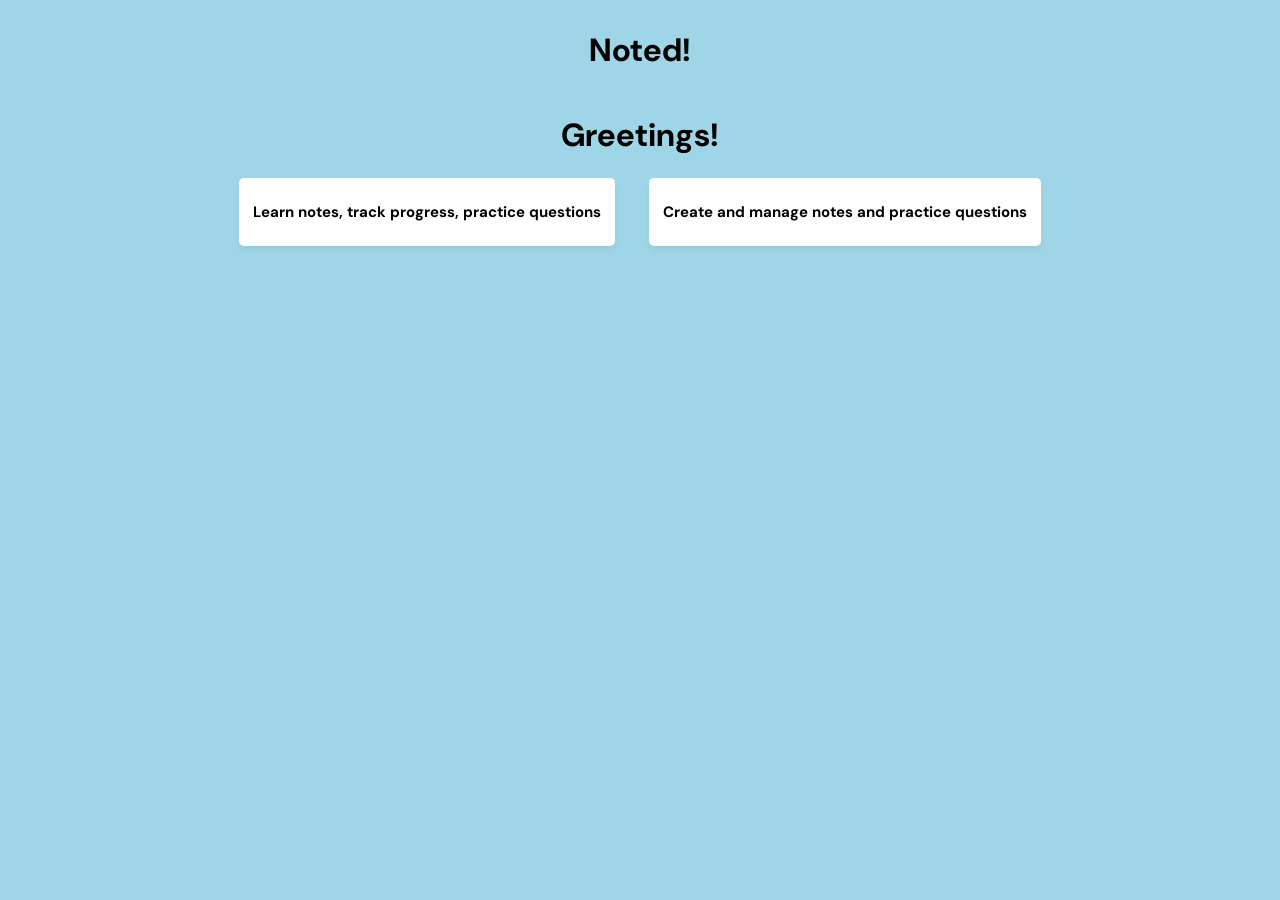
<file: main_menu/user_identifier.html>
<!DOCTYPE html>
<html lang="en">
<head>
    <meta charset="UTF-8">
    <meta name="viewport" content="width=device-width, initial-scale=1.0">
    <link rel="stylesheet" href="menu_style.css">
    <title>Noted</title>
</head>
<body>

    <h1>Noted!</h1>
    <h1>Greetings!</h1>
    <div class="identify_user">
      <button class="noted-button" onclick="window.location.href='study_site/study_menu.html'">
          <p class="button_minitext">Learn notes, track progress, practice questions</p>
      </button>
      <button class="noted-button" onclick="window.location.href='creator_site/creator_menu.html'">
          <p class="button_minitext">Create and manage notes and practice questions</p>
      </button>
    </div>
</body>
</html>
</file>
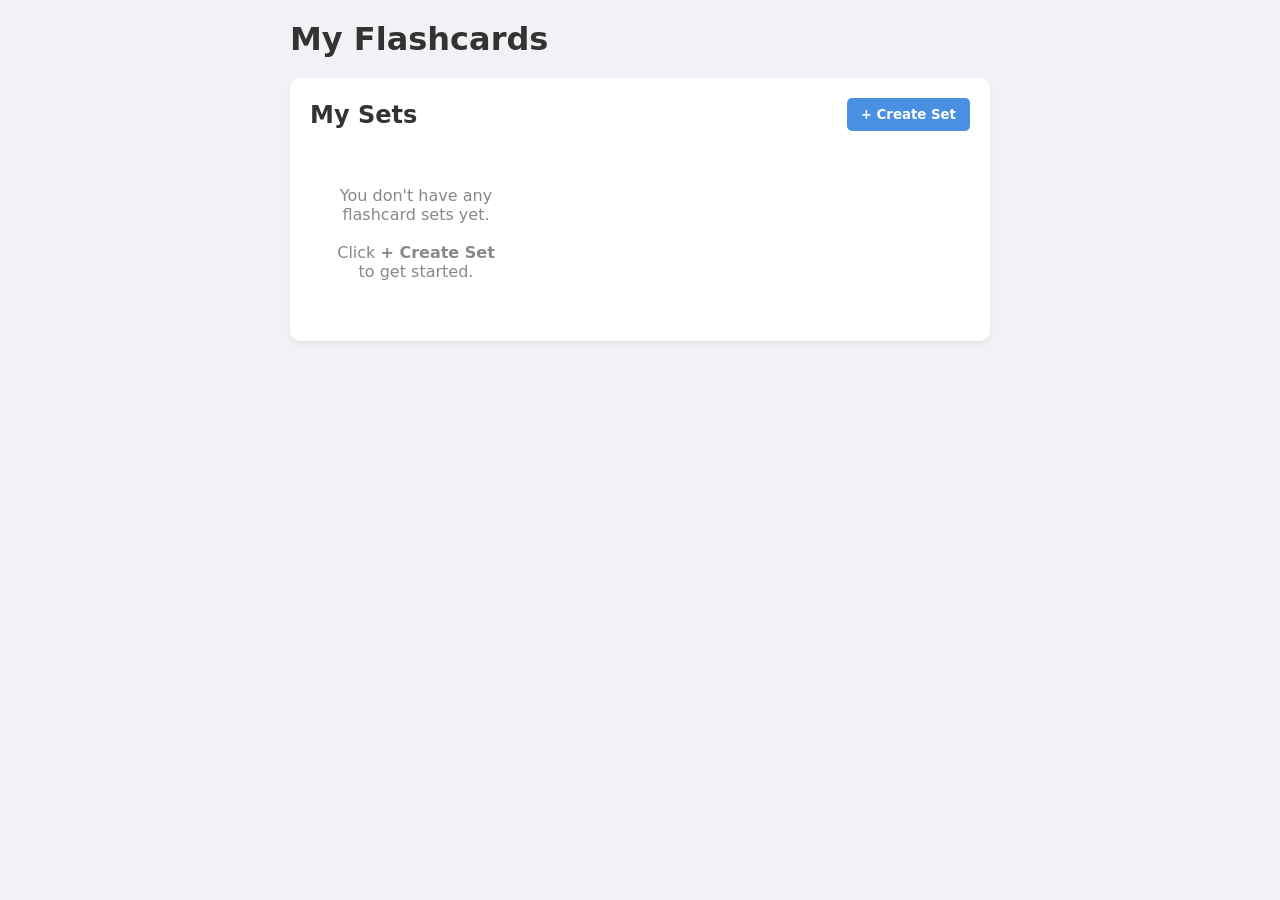
<file: main_menu/creator_site/quiz.html>
<!DOCTYPE html>
<html lang="en">
<head>
    <meta charset="UTF-8">
    <meta name="viewport" content="width=device-width, initial-scale=1.0">
    <title>Flashcard System</title>

    <style>
        * {
            box-sizing: border-box;
            margin: 0;
            padding: 0;
            font-family: 'Segoe UI', system-ui, sans-serif;
        }

        body {
            background-color: #f0f2f5;
            padding: 20px;
            display: flex;
            flex-direction: column;
            align-items: center;
        }

        h1 {
            color: #333;
            margin-bottom: 20px;
        }

        .container {
            max-width: 700px;
            width: 100%;
        }

        /* -----------------------------
           General Buttons
        ----------------------------- */

        button {
            cursor: pointer;
        }

        /* -----------------------------
           Set Library
        ----------------------------- */

        .set-library {
            background: white;
            padding: 20px;
            border-radius: 10px;
            box-shadow: 0 4px 6px rgba(0,0,0,0.05);
            margin-bottom: 20px;
        }

        .set-library-header {
            display: flex;
            justify-content: space-between;
            align-items: center;
            margin-bottom: 15px;
            gap: 10px;
        }

        .set-library-header h2 {
            color: #333;
        }

        .create-set-btn {
            padding: 9px 14px;
            background: #4a90e2;
            color: white;
            border: none;
            border-radius: 5px;
            font-weight: bold;
        }

        .create-set-btn:hover {
            background: #357abd;
        }

        .sets-container {
            display: grid;
            grid-template-columns: repeat(auto-fill, minmax(200px, 1fr));
            gap: 12px;
        }

        .set-card {
            border: 1px solid #ddd;
            border-radius: 8px;
            padding: 15px;
            cursor: pointer;
            transition: 0.2s;
            background: #fafafa;
        }

        .set-card:hover {
            transform: translateY(-2px);
            box-shadow: 0 4px 8px rgba(0,0,0,0.08);
        }

        .set-card.active {
            border: 2px solid #4a90e2;
            background: #eef6ff;
        }

        .set-card h3 {
            margin-bottom: 6px;
            color: #333;
        }

        .set-card p {
            color: #777;
            font-size: 0.9rem;
        }

        .set-actions {
            display: flex;
            gap: 6px;
            margin-top: 12px;
        }

        .rename-set-btn,
        .delete-set-btn {
            border: none;
            padding: 5px 8px;
            border-radius: 4px;
            font-size: 0.8rem;
            color: white;
        }

        .rename-set-btn {
            background: #f39c12;
        }

        .rename-set-btn:hover {
            background: #d68910;
        }

        .delete-set-btn {
            background: #e74c3c;
        }

        .delete-set-btn:hover {
            background: #c0392b;
        }

        /* -----------------------------
           Current Set Header
        ----------------------------- */

        .current-set {
            display: flex;
            justify-content: space-between;
            align-items: center;
            margin-bottom: 15px;
        }

        .current-set h2 {
            color: #333;
        }

        .back-btn {
            background: #777;
            color: white;
            border: none;
            padding: 8px 12px;
            border-radius: 5px;
        }

        .back-btn:hover {
            background: #555;
        }

        /* -----------------------------
           Forms
        ----------------------------- */

        .card-form {
            background: white;
            padding: 20px;
            border-radius: 10px;
            box-shadow: 0 4px 6px rgba(0,0,0,0.05);
            margin-bottom: 20px;
            display: flex;
            flex-direction: column;
            gap: 10px;
        }

        .card-form input,
        .card-form textarea {
            width: 100%;
            padding: 10px;
            border: 1px solid #ccc;
            border-radius: 5px;
            resize: vertical;
        }

        .card-form button {
            padding: 10px;
            background: #4a90e2;
            color: white;
            border: none;
            border-radius: 5px;
            font-weight: bold;
        }

        .card-form button:hover {
            background: #357abd;
        }

        /* -----------------------------
           Flashcards
        ----------------------------- */

        .flashcard-wrapper {
            position: relative;
            margin-bottom: 15px;
        }

        .flashcard {
            background: white;
            border-radius: 10px;
            box-shadow: 0 6px 12px rgba(0,0,0,0.1);
            padding: 30px 20px;
            min-height: 200px;
            display: flex;
            align-items: center;
            justify-content: center;
            text-align: center;
            cursor: pointer;
            transition: transform 0.3s ease;
            position: relative;
        }

        .flashcard:hover {
            transform: translateY(-3px);
        }

        .flashcard.flipped {
            background: #2c3e50;
            color: white;
        }

        .card-text {
            font-size: 1.25rem;
            font-weight: 500;
        }

        .card-subtitle {
            font-size: 0.8rem;
            color: #888;
            position: absolute;
            top: 10px;
            left: 10px;
            text-transform: uppercase;
        }

        .flashcard.flipped .card-subtitle {
            color: #bdc3c7;
        }

        /* -----------------------------
           Card Actions
        ----------------------------- */

        .card-actions {
            display: flex;
            justify-content: flex-end;
            gap: 10px;
            margin-top: 5px;
        }

        .btn-edit {
            background: #f39c12;
            color: white;
            border: none;
            padding: 5px 10px;
            border-radius: 4px;
            font-size: 0.85rem;
        }

        .btn-edit:hover {
            background: #d68910;
        }

        .btn-delete {
            background: #e74c3c;
            color: white;
            border: none;
            padding: 5px 10px;
            border-radius: 4px;
            font-size: 0.85rem;
        }

        .btn-delete:hover {
            background: #c0392b;
        }

        /* -----------------------------
           Empty State
        ----------------------------- */

        .empty-state {
            text-align: center;
            color: #888;
            padding: 40px 20px;
            background: white;
            border-radius: 10px;
        }

        /* -----------------------------
           Modal
        ----------------------------- */

        .modal-overlay {
            position: fixed;
            inset: 0;
            background: rgba(0,0,0,0.5);
            display: none;
            align-items: center;
            justify-content: center;
            padding: 20px;
        }

        .modal {
            background: white;
            padding: 25px;
            border-radius: 10px;
            width: 100%;
            max-width: 400px;
        }

        .modal h2 {
            margin-bottom: 15px;
            color: #333;
        }

        .modal input {
            width: 100%;
            padding: 10px;
            border: 1px solid #ccc;
            border-radius: 5px;
            margin-bottom: 15px;
        }

        .modal-buttons {
            display: flex;
            justify-content: flex-end;
            gap: 10px;
        }

        .modal-buttons button {
            padding: 9px 14px;
            border: none;
            border-radius: 5px;
        }

        .cancel-btn {
            background: #ddd;
        }

        .confirm-btn {
            background: #4a90e2;
            color: white;
        }

        @media (max-width: 500px) {
            .set-library-header {
                flex-direction: column;
                align-items: stretch;
            }

            .current-set {
                flex-direction: column;
                align-items: stretch;
                gap: 10px;
            }
        }
    </style>
</head>

<body>

<div class="container">

    <h1>My Flashcards</h1>

    <!-- =============================
         SET LIBRARY
    ============================== -->

    <div id="setLibrary" class="set-library">

        <div class="set-library-header">
            <h2>My Sets</h2>

            <button
                class="create-set-btn"
                onclick="openCreateSetModal()">
                + Create Set
            </button>
        </div>

        <div id="setsContainer" class="sets-container"></div>

    </div>


    <!-- =============================
         CURRENT SET
    ============================== -->

    <div id="flashcardArea" style="display: none;">

        <div class="current-set">

            <h2 id="currentSetTitle"></h2>

            <button
                class="back-btn"
                onclick="showSetLibrary()">
                ← All Sets
            </button>

        </div>


        <!-- Add/Edit Card -->

        <form class="card-form" id="cardForm">

            <h3 id="formTitle">
                Add New Flashcard
            </h3>

            <input
                type="hidden"
                id="editIndex"
                value=""
            >

            <input
                type="text"
                id="termInput"
                placeholder="Term"
                required
            >

            <textarea
                id="defInput"
                placeholder="Definition"
                rows="4"
                required
            ></textarea>

            <button
                type="submit"
                id="submitBtn">
                Add Card
            </button>

        </form>


        <!-- Flashcard Deck -->

        <div id="deckContainer"></div>

    </div>

</div>


<!-- =============================
     CREATE SET MODAL
============================== -->

<div id="setModal" class="modal-overlay">

    <div class="modal">

        <h2>Create Flashcard Set</h2>

        <input
            type="text"
            id="setNameInput"
            placeholder="Set name e.g. Biology"
        >

        <div class="modal-buttons">

            <button
                class="cancel-btn"
                onclick="closeSetModal()">
                Cancel
            </button>

            <button
                class="confirm-btn"
                onclick="createSet()">
                Create Set
            </button>

        </div>

    </div>

</div>


<script>

    /* =====================================
       ELEMENTS
    ===================================== */

    const cardForm = document.getElementById('cardForm');
    const deckContainer = document.getElementById('deckContainer');

    const termInput = document.getElementById('termInput');
    const defInput = document.getElementById('defInput');

    const editIndex = document.getElementById('editIndex');

    const formTitle = document.getElementById('formTitle');
    const submitBtn = document.getElementById('submitBtn');

    const setsContainer = document.getElementById('setsContainer');

    const setLibrary = document.getElementById('setLibrary');
    const flashcardArea = document.getElementById('flashcardArea');

    const currentSetTitle = document.getElementById('currentSetTitle');

    const setModal =
        document.getElementById('setModal');

    const setNameInput =
        document.getElementById('setNameInput');


    /* =====================================
       FLASHCARD DATA
    ===================================== */

    /*
        Data structure:

        {
            "set-id": {
                name: "Biology",
                cards: [
                    {
                        term: "...",
                        definition: "..."
                    }
                ]
            }
        }
    */

    let flashcardSets =
        JSON.parse(localStorage.getItem('flashcardSets'));


    /*
        If the user has an older version of the
        app, migrate their existing cards.
    */

    if (!flashcardSets) {

        const oldCards =
            JSON.parse(localStorage.getItem('myFlashcards')) || [];

        flashcardSets = {};

        if (oldCards.length > 0) {
            flashcardSets["set-" + Date.now()] = {
                name: "My Flashcards",
                cards: oldCards
            };
        }

        saveSets();
    }


    let currentSetId = null;


    /* =====================================
       SAVE DATA
    ===================================== */

    function saveSets() {

        localStorage.setItem(
            'flashcardSets',
            JSON.stringify(flashcardSets)
        );

    }


    /* =====================================
       CREATE SET MODAL
    ===================================== */

    function openCreateSetModal() {

        setNameInput.value = "";

        setModal.style.display = "flex";

        setTimeout(() => {
            setNameInput.focus();
        }, 100);

    }


    function closeSetModal() {

        setModal.style.display = "none";

    }


    /* =====================================
       CREATE SET
    ===================================== */

    function createSet() {

        const name =
            setNameInput.value.trim();

        if (!name) {

            alert("Please enter a name for your set.");

            return;

        }

        const id =
            "set-" +
            Date.now() +
            "-" +
            Math.random()
                .toString(36)
                .substring(2, 8);

        flashcardSets[id] = {
            name: name,
            cards: []
        };
        saveSets();
        closeSetModal();
        renderSets();
        openSet(id);
    }


    /* =====================================
       RENDER SET LIBRARY
    ===================================== */

    function renderSets() {
        setsContainer.innerHTML = "";
        const setIds =
            Object.keys(flashcardSets);
        if (setIds.length === 0) {
            setsContainer.innerHTML = `
                <div class="empty-state">
                    You don't have any flashcard sets yet.
                    <br><br>
                    Click <strong>+ Create Set</strong> to get started.
                </div>
            `;
            return;
        }

        setIds.forEach(id => {
            const set =
                flashcardSets[id];
            const cardCount =
                set.cards.length;
            const card =
                document.createElement("div");

            card.className = "set-card";


            if (id === currentSetId) {

                card.classList.add("active");

            }


            card.innerHTML = `

                <h3>${escapeHTML(set.name)}</h3>

                <p>
                    ${cardCount}
                    ${cardCount === 1 ? "card" : "cards"}
                </p>

                <div class="set-actions">

                    <button
                        class="rename-set-btn"
                        onclick="renameSet(event, '${id}')">
                        Rename
                    </button>

                    <button
                        class="delete-set-btn"
                        onclick="deleteSet(event, '${id}')">
                        Delete
                    </button>

                </div>
            `;


            card.addEventListener("click", () => {

                openSet(id);

            });


            setsContainer.appendChild(card);

        });

    }


    /* =====================================
       OPEN SET
    ===================================== */

    function openSet(id) {

        currentSetId = id;

        const set =
            flashcardSets[id];


        if (!set) return;


        setLibrary.style.display = "none";

        flashcardArea.style.display = "block";


        currentSetTitle.innerText =
            set.name;


        resetCardForm();

        renderCards();

    }


    /* =====================================
       RETURN TO SET LIBRARY
    ===================================== */

    function showSetLibrary() {

        currentSetId = null;

        flashcardArea.style.display = "none";

        setLibrary.style.display = "block";

        resetCardForm();

        renderSets();

    }


    /* =====================================
       RENDER FLASHCARDS
    ===================================== */

    function renderCards() {

        deckContainer.innerHTML = "";


        if (!currentSetId) return;


        const cards =
            flashcardSets[currentSetId].cards;


        if (cards.length === 0) {

            deckContainer.innerHTML = `
                <div class="empty-state">
                    No flashcards in this set yet.
                    <br><br>
                    Add your first card above!
                </div>
            `;

            return;

        }


        cards.forEach((card, index) => {

            const wrapper =
                document.createElement("div");

            wrapper.className =
                "flashcard-wrapper";


            const flashcard =
                document.createElement("div");

            flashcard.className =
                "flashcard";


            const subtitle =
                document.createElement("span");

            subtitle.className =
                "card-subtitle";

            subtitle.innerText =
                "Click to Flip";


            const text =
                document.createElement("div");

            text.className =
                "card-text";

            text.innerText =
                card.term;


            flashcard.appendChild(subtitle);

            flashcard.appendChild(text);


            flashcard.dataset.term =
                card.term;

            flashcard.dataset.definition =
                card.definition;


            flashcard.addEventListener(
                "click",
                () => flipCard(flashcard)
            );


            const actions =
                document.createElement("div");

            actions.className =
                "card-actions";


            const editButton =
                document.createElement("button");

            editButton.className =
                "btn-edit";

            editButton.innerText =
                "Edit";


            editButton.addEventListener(
                "click",
                () => editCard(index)
            );


            const deleteButton =
                document.createElement("button");

            deleteButton.className =
                "btn-delete";

            deleteButton.innerText =
                "Delete";


            deleteButton.addEventListener(
                "click",
                () => deleteCard(index)
            );


            actions.appendChild(editButton);

            actions.appendChild(deleteButton);


            wrapper.appendChild(flashcard);

            wrapper.appendChild(actions);


            deckContainer.appendChild(wrapper);

        });

    }


    /* =====================================
       FLIP CARD
    ===================================== */

    function flipCard(card) {

        const textElement =
            card.querySelector(".card-text");


        card.classList.toggle("flipped");


        if (card.classList.contains("flipped")) {

            textElement.innerText =
                card.dataset.definition;

        } else {

            textElement.innerText =
                card.dataset.term;

        }

    }


    /* =====================================
       ADD / EDIT CARD
    ===================================== */

    cardForm.addEventListener(
        "submit",
        function(e) {

            e.preventDefault();


            if (!currentSetId) {

                alert("Please select a flashcard set first.");

                return;

            }


            const term =
                termInput.value.trim();

            const definition =
                defInput.value.trim();


            const index =
                editIndex.value;


            const cards =
                flashcardSets[currentSetId].cards;


            if (index === "") {

                /*
                    ADD CARD
                */

                cards.push({

                    term: term,

                    definition: definition

                });

            } else {

                /*
                    UPDATE CARD
                */

                cards[index] = {

                    term: term,

                    definition: definition

                };

            }


            saveSets();

            resetCardForm();

            renderCards();

            renderSets();

        }
    );


    /* =====================================
       EDIT CARD
    ===================================== */

    function editCard(index) {

        const card =
            flashcardSets[currentSetId].cards[index];


        termInput.value =
            card.term;

        defInput.value =
            card.definition;


        editIndex.value =
            index;


        formTitle.innerText =
            "Edit Flashcard";

        submitBtn.innerText =
            "Save Changes";


        window.scrollTo({

            top: 0,

            behavior: "smooth"

        });

    }


    /* =====================================
       DELETE CARD
    ===================================== */

    function deleteCard(index) {

        if (!confirm(
            "Are you sure you want to delete this flashcard?"
        )) {

            return;

        }


        flashcardSets[currentSetId].cards.splice(
            index,
            1
        );


        saveSets();

        renderCards();

        renderSets();

    }


    /* =====================================
       RESET CARD FORM
    ===================================== */

    function resetCardForm() {

        cardForm.reset();

        editIndex.value = "";

        formTitle.innerText =
            "Add New Flashcard";

        submitBtn.innerText =
            "Add Card";

    }


    /* =====================================
       RENAME SET
    ===================================== */

    function renameSet(event, id) {

        event.stopPropagation();


        const currentName =
            flashcardSets[id].name;


        const newName =
            prompt(
                "Enter a new name for this set:",
                currentName
            );


        if (!newName) return;


        const trimmedName =
            newName.trim();


        if (!trimmedName) return;


        flashcardSets[id].name =
            trimmedName;


        saveSets();

        renderSets();


        if (currentSetId === id) {

            currentSetTitle.innerText =
                trimmedName;

        }

    }


    /* =====================================
       DELETE SET
    ===================================== */

    function deleteSet(event, id) {

        event.stopPropagation();


        const set =
            flashcardSets[id];


        const confirmed =
            confirm(
                `Delete "${set.name}" and all ${set.cards.length} flashcards inside it?`
            );


        if (!confirmed) return;


        delete flashcardSets[id];


        saveSets();


        if (currentSetId === id) {

            showSetLibrary();

        } else {

            renderSets();

        }

    }


    /* =====================================
       ESCAPE HTML
       Prevents HTML being injected into
       set names.
    ===================================== */

    function escapeHTML(text) {

        const div =
            document.createElement("div");

        div.textContent =
            text;

        return div.innerHTML;

    }


    /* =====================================
       CLOSE MODAL WHEN CLICKING OUTSIDE
    ===================================== */

    setModal.addEventListener(
        "click",
        function(e) {

            if (e.target === setModal) {

                closeSetModal();

            }

        }
    );


    /* =====================================
       ENTER KEY CREATES SET
    ===================================== */

    setNameInput.addEventListener(
        "keydown",
        function(e) {

            if (e.key === "Enter") {

                e.preventDefault();

                createSet();

            }

        }
    );


    /* =====================================
       INITIAL LOAD
    ===================================== */

    renderSets();

</script>

</body>
</html>
</file>
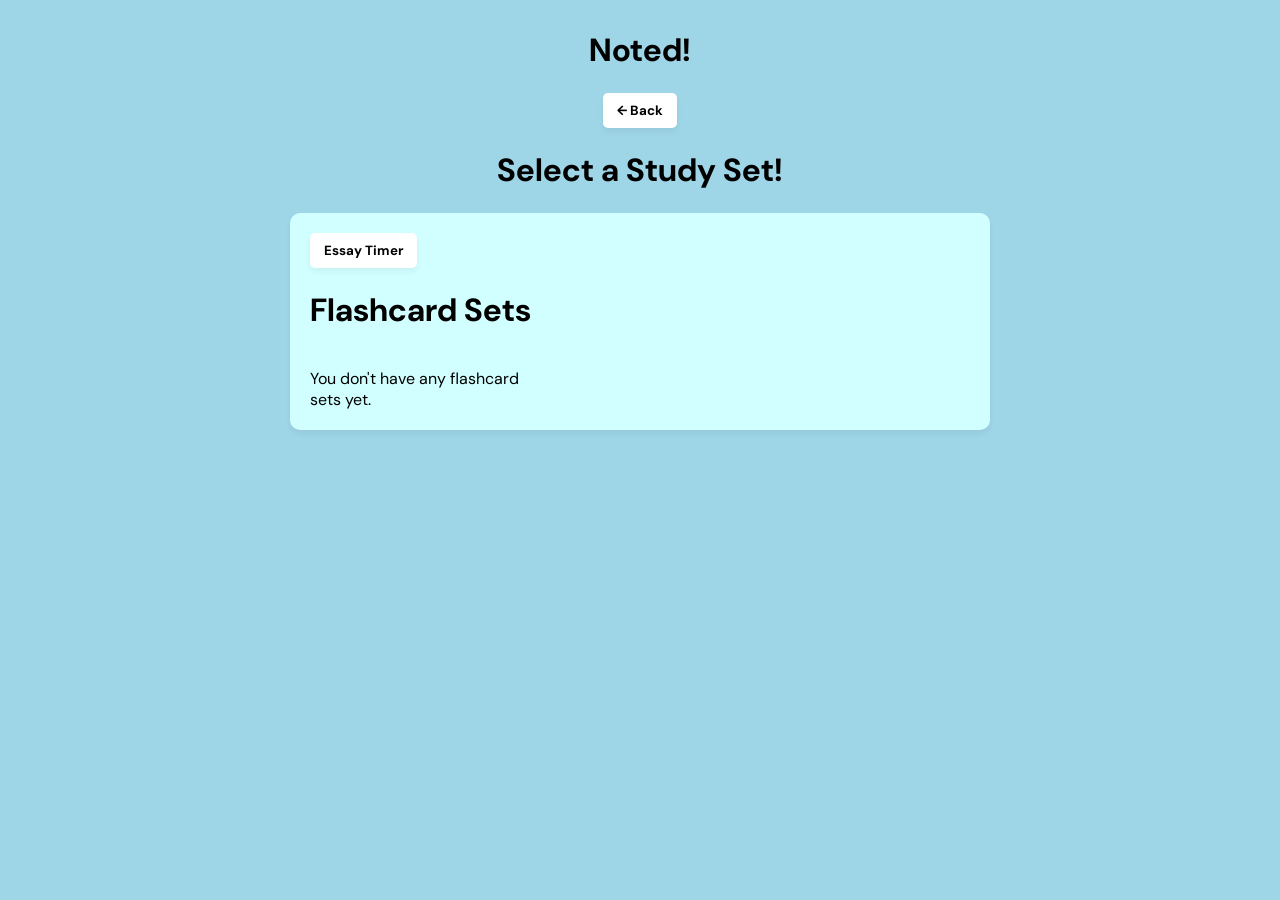
<file: main_menu/study_site/study_menu.html>
<!DOCTYPE html>
<html lang="en">
<head>
    <meta charset="UTF-8">
    <meta name="viewport" content="width=device-width, initial-scale=1.0">
    <link rel="stylesheet" href="../menu_style.css">
    <title>Noted</title>
</head>
<body>

  <h1>Noted!</h1>
  <button class="back-btn" onclick="window.location.href='../user_identifier.html'"> ← Back </button>
  <div class="menu-container">
      <h1>Select a Study Set!</h1>

    <div id="notesArea" class="notes-area">

      <button class="cs-btn" onclick="window.location.href='minigames/essay_timer/essay_timer.html'">Essay Timer</button>
      

      <div class="new-notes">
        <h1>Flashcard Sets</h1>
      </div>

      <div id="setsContainer" class="sets-container">
        
      </div>

    </div>

  </div>


  

    <script src="loadCards.js">
    </script>



    <!--src="../creator_site/create_folder/flashcard_script.js"-->

  
</body>
</html>
</file>
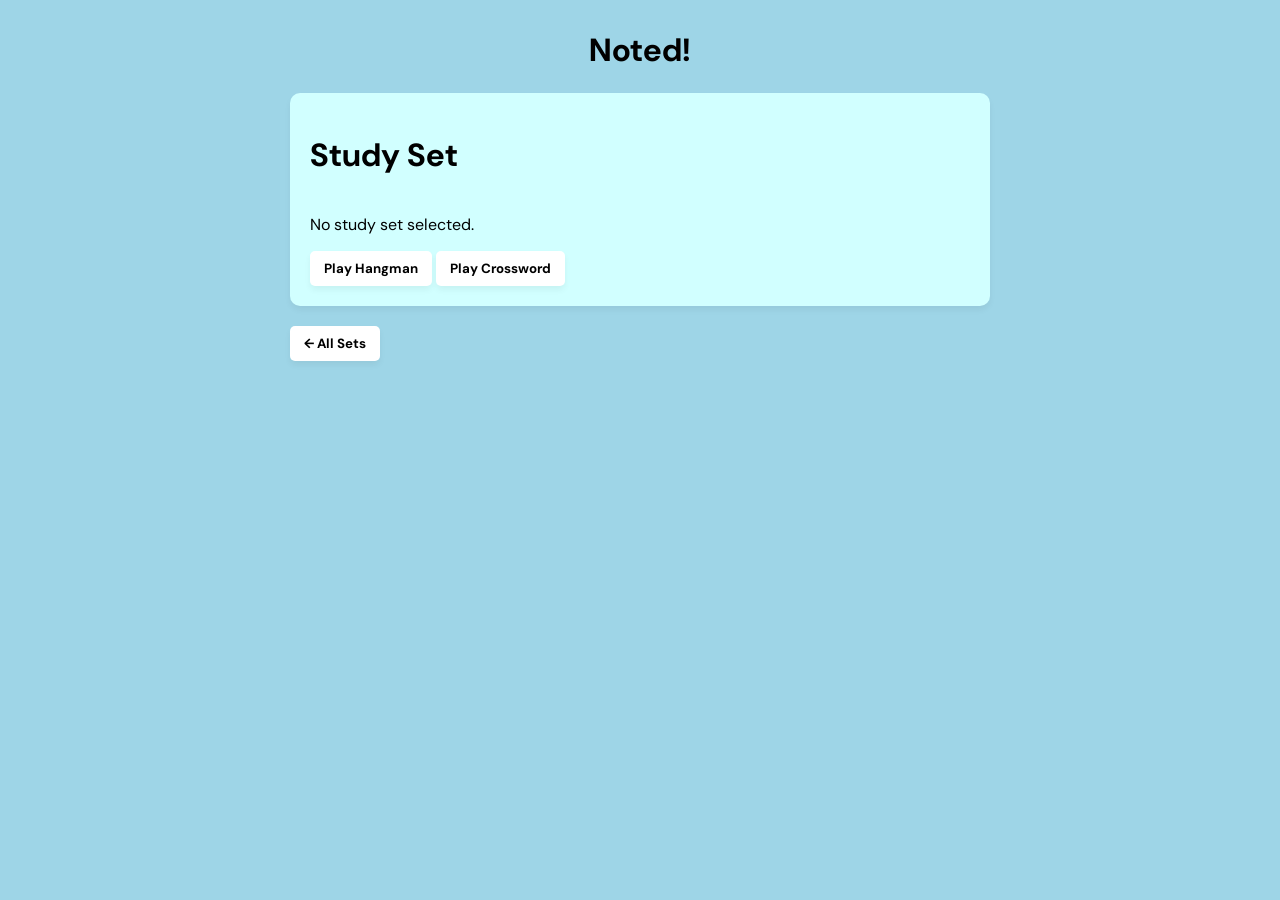
<file: main_menu/study_site/minigames/minigames_menu.html>
<!DOCTYPE html>
<html lang="en">
<head>
    <meta charset="UTF-8">
    <meta name="viewport" content="width=device-width, initial-scale=1.0">
    <link rel="stylesheet" href="../../menu_style.css">
    <title>Noted - Study Set</title>
</head>
<body>
    <h1>Noted!</h1>
    <div class="menu-container">
        <div class="notes-area">
            <div class="new-notes">
                <h1 id="setName">Study Set</h1>
            </div>
            <p id="setSummary"></p>
            <button class="cs-btn" onclick="window.location.href='hangman/hangman.html'">Play Hangman</button>
            <button class="cs-btn" onclick="window.location.href='crossword/crossword.html'">Play Crossword</button>
        </div>
        <button class="back-btn" onclick="window.location.href='../study_menu.html'">&#8592; All Sets</button>
    </div>

    <script src="minigames_function.js"></script>
</body>
</html>
</file>
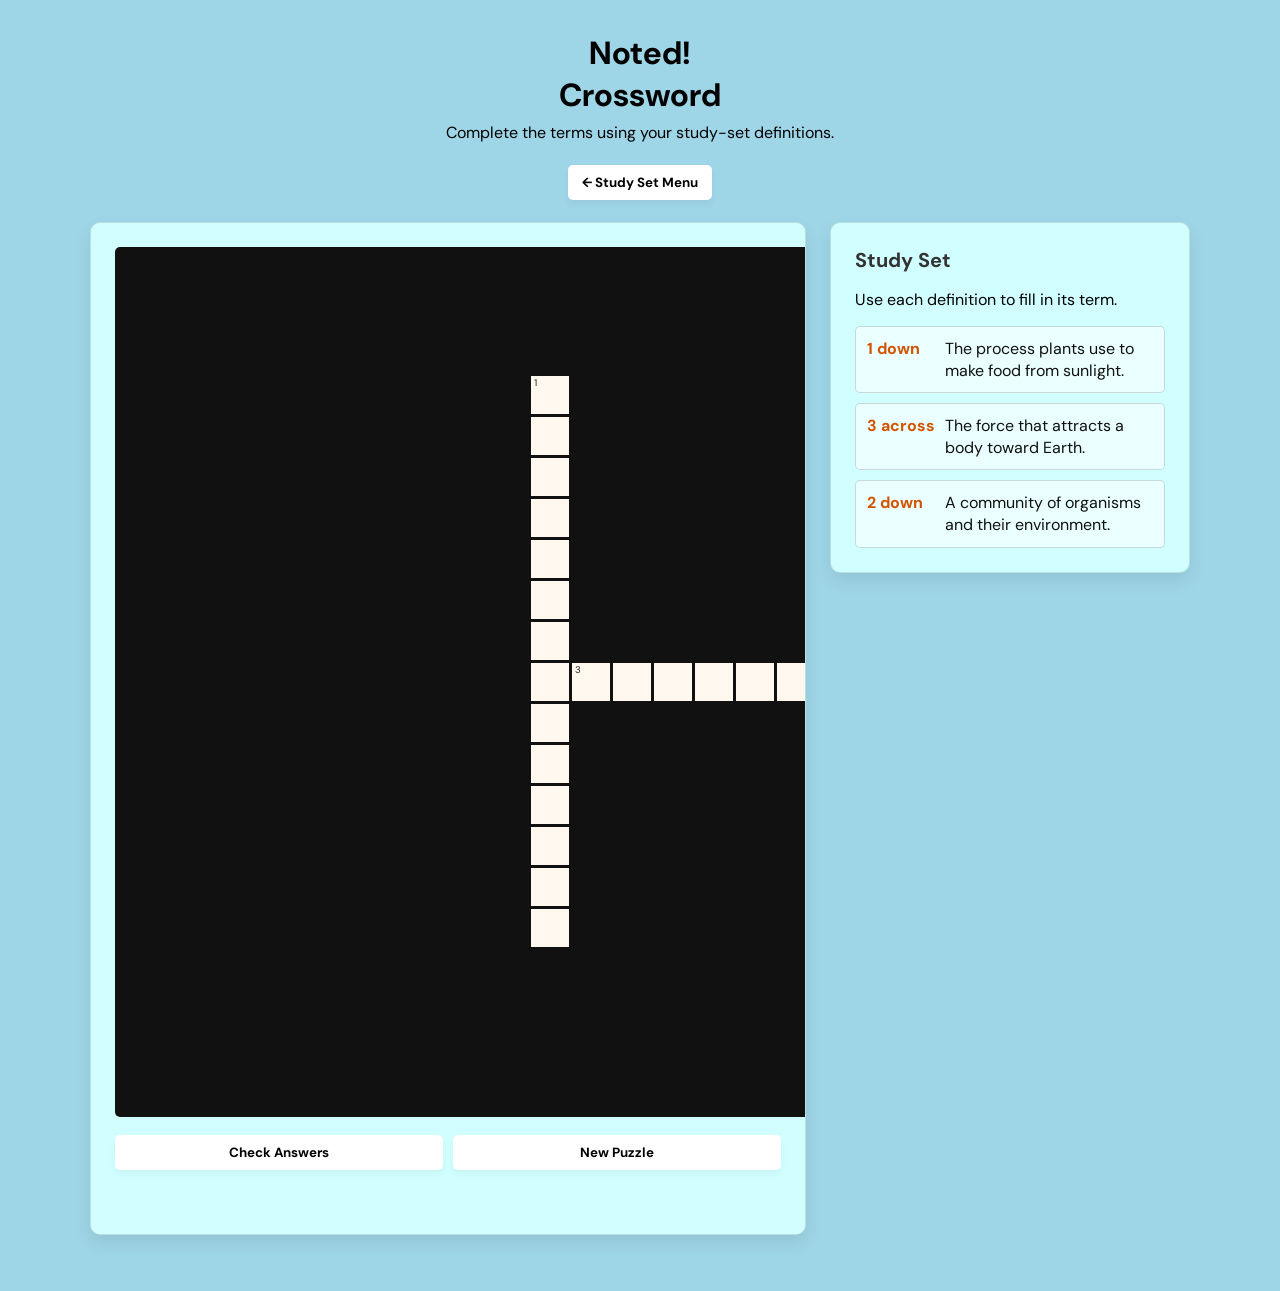
<file: main_menu/study_site/minigames/crossword/crossword.html>
<!DOCTYPE html>
<html lang="en">
<head>
    <meta charset="UTF-8">
    <meta name="viewport" content="width=device-width, initial-scale=1.0">
    <link rel="stylesheet" href="../../../menu_style.css">
    <title>Noted - Crossword</title>
    <style>
        body.crossword-body { min-height: 100vh; padding: 24px 16px 48px; }
        .crossword-header { width: 100%; max-width: 1100px; text-align: center; margin-bottom: 22px; }
        .crossword-header h1 { margin: 0; }
        .crossword-header p { margin: 6px 0 0; font-size: 1rem; }
        .crossword-page { max-width: 1100px; width: 100%; }
        .crossword-layout { display: grid; grid-template-columns: minmax(420px, 1fr) minmax(280px, 360px); gap: 24px; align-items: start; }
        .crossword-panel { background: var(--surface-color); padding: 24px; border: 1px solid rgba(0,0,0,0.12); border-radius: 10px; box-shadow: 0 8px 18px rgba(0,0,0,0.08); }
        .board-panel { overflow: auto; }
        .panel-heading { margin: 0 0 16px; color: #333; font-size: 1.25rem; }
        .crossword-grid { border-collapse: separate; border-spacing: 3px; margin: auto; background: #111; padding: 3px; border-radius: 5px; }
        .crossword-grid td { width: 38px; height: 38px; min-width: 38px; padding: 0; border: 0; background: #111; }
        .crossword-grid td.cell { background: white; }
        .cell-number { position: absolute; top: 2px; left: 3px; color: #222; font-size: 0.6rem; line-height: 1; pointer-events: none; }
        .crossword-grid td.cell { position: relative; }
        .crossword-grid input { box-sizing: border-box; width: 100%; height: 100%; border: 0; border-radius: 0; padding: 0; background: transparent; color: #111; font-size: 1.25rem; font-weight: bold; text-align: center; text-transform: uppercase; }
        .crossword-grid input:focus { outline: 3px solid #e67e22; outline-offset: -3px; background: #fff4e8; }
        .crossword-grid input:not(:placeholder-shown) { background: #fff8ef; }
        .clues { display: grid; gap: 10px; }
        .clue { display: grid; grid-template-columns: 70px 1fr; gap: 8px; width: 100%; box-sizing: border-box; text-align: left; padding: 11px; border: 1px solid rgba(0,0,0,0.15); background: rgba(255,255,255,0.55); color: #111; font: inherit; line-height: 1.35; border-radius: 5px; cursor: pointer; }
        .clue:hover, .clue:focus { background: white; border-color: #e67e22; outline: none; }
        .clue strong { color: #d35400; }
        .crossword-actions { display: flex; gap: 10px; flex-wrap: wrap; margin-top: 18px; }
        .crossword-actions .cs-btn { flex: 1 1 150px; text-align: center; }
        .crossword-message { min-height: 1.5em; margin: 16px 0 0; color: #333; font-weight: bold; }
        .crossword-back { margin-bottom: 22px; }
        @media (max-width: 800px) { .crossword-layout { grid-template-columns: 1fr; } .crossword-panel { padding: 16px; } }
        @media (max-width: 500px) { body.crossword-body { padding: 16px 8px 32px; } .crossword-grid { border-spacing: 2px; } .crossword-grid td { width: 29px; height: 29px; min-width: 29px; } .crossword-grid input { font-size: 1rem; } }
    </style>
</head>
<body class="crossword-body">
    <header class="crossword-header">
        <h1>Noted!</h1>
        <h1>Crossword</h1>
        <p>Complete the terms using your study-set definitions.</p>
    </header>
    <button class="back-btn crossword-back" onclick="window.location.href='../../study_menu.html'">&#8592; Study Set Menu</button>

    <main class="crossword-page">
        <div class="crossword-layout">
            <section class="crossword-panel board-panel" aria-label="Crossword board">
                <table id="crosswordGame" class="crossword-grid"></table>
                <div class="crossword-actions">
                    <button id="checkButton" class="cs-btn">Check Answers</button>
                    <button id="newGameButton" class="cs-btn">New Puzzle</button>
                </div>
                <p id="message" class="crossword-message" aria-live="polite"></p>
            </section>
            <aside class="crossword-panel">
                <h2 id="setName" class="panel-heading">Study Set</h2>
                <p>Use each definition to fill in its term.</p>
                <div id="clues" class="clues"></div>
            </aside>
        </div>
    </main>

    <script src="crossword-function.js"></script>

</body>
</html>
</file>
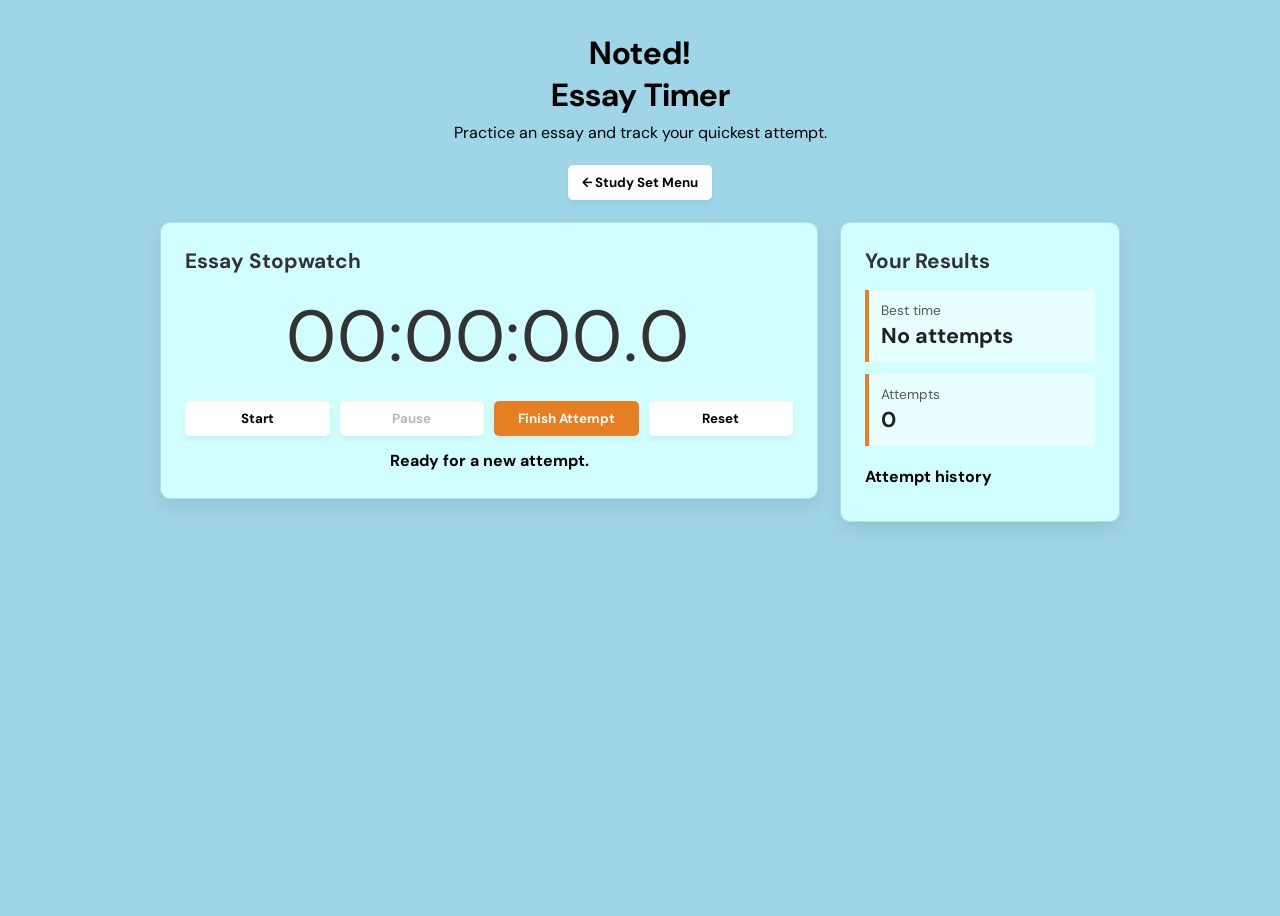
<file: main_menu/study_site/minigames/essay_timer/essay_timer.html>
<!DOCTYPE html>
<html lang="en">
<head>
    <meta charset="UTF-8">
    <meta name="viewport" content="width=device-width, initial-scale=1.0">
    <link rel="stylesheet" href="../../../menu_style.css">
    <title>Noted - Essay Timer</title>
</head>
<body class="essay-timer-body">
    <header class="timer-header">
        <h1>Noted!</h1>
        <h1>Essay Timer</h1>
        <p id="setLabel">Practice an essay and track your quickest attempt.</p>
    </header>

    <button class="back-btn timer-back" onclick="window.location.href='../../study_menu.html'">&#8592; Study Set Menu</button>

    <main class="timer-page">
        <div class="timer-layout">
            <section class="timer-panel">
                <h2>Essay Stopwatch</h2>
                <div id="timerReadout" class="timer-readout" aria-live="polite">00:00:00.0</div>
                <div class="timer-actions">
                    <button id="startButton" class="cs-btn" data-action="start">Start</button>
                    <button id="pauseButton" class="cs-btn" data-action="pause" disabled>Pause</button>
                    <button id="finishButton" class="cs-btn" data-action="finish" disabled>Finish Attempt</button>
                    <button id="resetButton" class="cs-btn" data-action="reset">Reset</button>
                </div>
                <p id="timerStatus" class="timer-status" aria-live="polite">Ready for a new attempt.</p>
            </section>

            <aside class="timer-panel">
                <h2>Your Results</h2>
                <dl class="stats">
                    <div class="stat"><dt>Best time</dt><dd id="bestTime">No attempts</dd></div>
                    <div class="stat"><dt>Attempts</dt><dd id="attemptCount">0</dd></div>
                </dl>
                <div class="attempts">
                    <h3>Attempt history</h3>
                    <ol id="attemptHistory"></ol>
                </div>
            </aside>
        </div>
    </main>

    <script src="essaytime_function.js"></script>
</body>
</html>
</file>
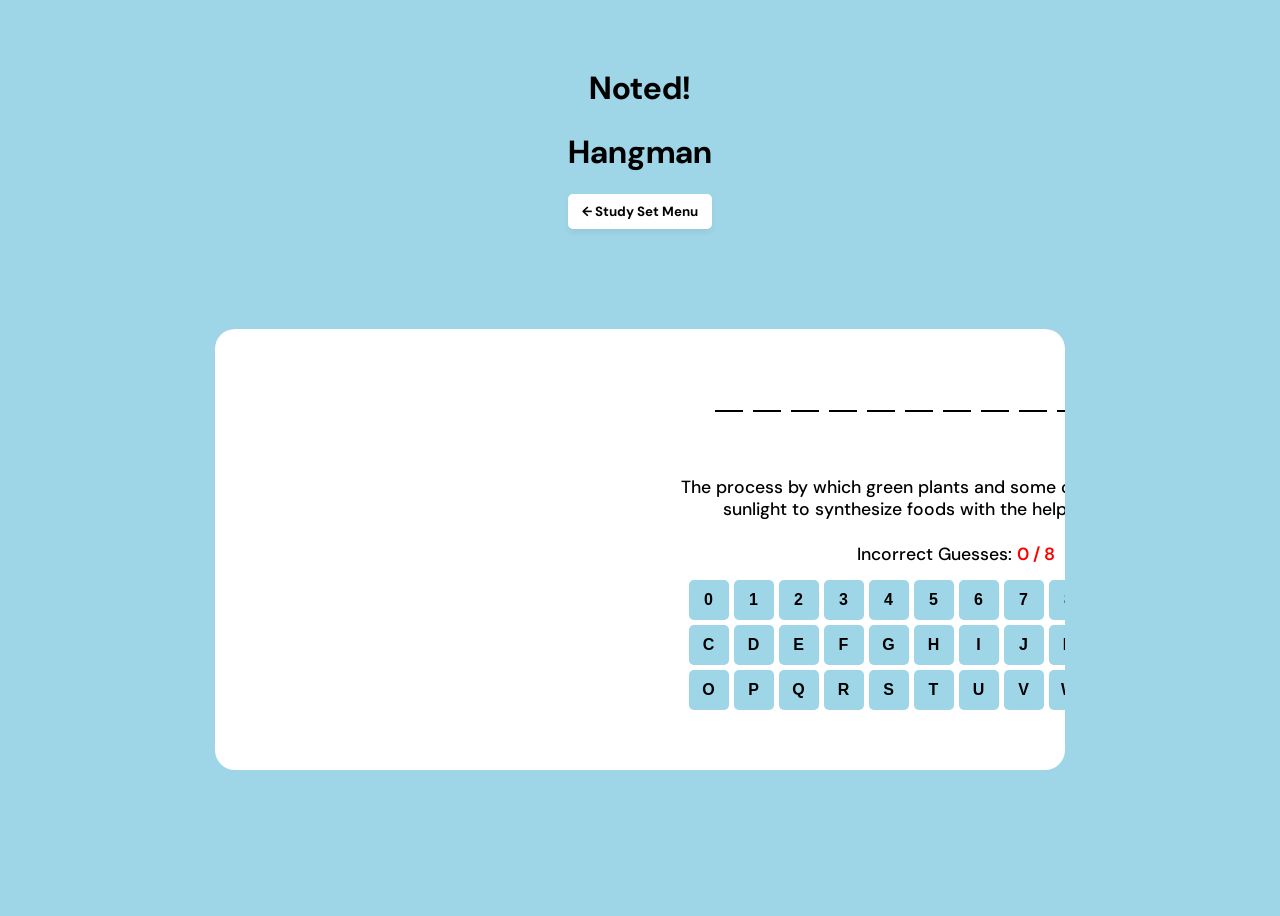
<file: main_menu/study_site/minigames/hangman/hangman.html>
<!DOCTYPE html>
<html lang="en">
<head>
    <meta charset="UTF-8">
    <meta name="viewport" content="width=device-width, initial-scale=1.0">
    <link rel="stylesheet" href="../../../menu_style.css">
    <title>Noted - Hangman</title>

</head>
<header>
    <h1>Noted!</h1>
    <h1>Hangman</h1>
</header>
<body class="hangman-body">
        <button class="back-btn" onclick="window.location.href='../../study_menu.html'">&#8592; Study Set Menu</button>

        <div class="game-modal">
            <div class="content">
                <h4>Game Over!</h4>
                <p>Correct Answer: <b></b></p>
                <button class="play-again">Play Again</button>
            </div>
        </div>

        <div class="hangman-box">
            <div class="hangman-game">
                <img src="../../../../aesthetic_tools/images/hangman-game/hangman-0.png" alt="Hangman Image" class="hangman-image">
                <p></p>
            </div>

            <div class="letters-area">
                <ul class="hangman-items">
                </ul>

                <h4 class="definition-text">
                    Definition text will be displayed here.
                </h4>

                <h4 class="incorrect-guesses">
                    Incorrect Guesses: 
                    <b>0/8</b>
                </h4>

                <div class="hangman-keyboard">

                </div>
            </div>
        </div>

    <script src="flashcardtest.js"></script>
    <script src="hangman-function.js"></script>

</body>
</html>
</file>
<file: main_menu/menu_style.css>
/* Loading the external font */

@import url('https://fonts.googleapis.com/css2?family=DM+Sans:ital,opsz,wght@0,9..40,100..1000;1,9..40,100..1000&display=swap');

.dm-sans {
  font-family: "DM Sans", sans-serif;
  font-optical-sizing: auto;
  font-weight: 900;
  font-style: normal;
}

body {
   font-family: "DM Sans", sans-serif;
   --background-color:rgb(158, 213, 231);
   --surface-color: oklch(from var(--background-color) calc(l * 1.2) c h);
   --text-color: black;
   --button-text-color: red;
   background: var(--background-color);
   transition: all 0.2s ease;
   padding: 0 10px;
   display: flex;
   flex-direction: column;
   align-items: center;
}


h1 {
    text-align: center;
    color: var(--text-color);
    font-family: "DM Sans", sans-serif;
}

/*---------------------------Colour picker!--------------------------*/

.colorpalette {
   padding: 0.75rem 1.5rem;
   cursor:pointer;
   margin-left: 1rem;
}

header > div {
   display: flex;
   gap: 1em;
}

label[for="background-color-input"] {
   background: var(--surface-color);
   padding: 0.3em 0.7em 0.3em 0.7em;
   font-size: 35px;
   border-radius: 0.5em;
   display: flex;
   align-items: center;
   gap: 1em;

   margin-right: 50em;
   margin-left: 1em;
   flex-direction: row;
}

#background-color-input {
   width: 3em;
   height: 2em;
   background: none;
   border: none;
}



/*--------------For buttons-------------*/

.identify_user {
   display: flex;
   gap: 34px;
}

.back-btn, .noted-button {
   padding: 9px 14px;
   background: white;
   box-shadow: 0 4px 6px rgba(0,0,0,0.05);
   font-family: "DM Sans", sans-serif;
   border: none;
   border-radius: 5px;
   font-weight: bold;
   cursor: pointer;
}

.button_minitext {
    font-size: 15px;
    display: flex;
    justify-content: center; 
    align-items: center;
}

/*--------------For input boxes-------------*/

input {
   color: var(--text-color);
   font-family: "DM Sans", sans-serif;
   font-size: 35px;
   padding: 15px 25px;
   border-radius: 12px;
}


/*------------------------------ Menu to navigate flashcard sets -------------------------------*/
.menu-container {
   max-width: 700px;
   width: 100%;
}

.notes-area {
   background: var(--surface-color);
   padding: 20px;
   border-radius: 10px;
   box-shadow: 0 4px 6px rgba(0,0,0,0.05);
   margin-bottom: 20px;
}

.new-notes {
   display: flex;
   justify-content: space-between;
   align-items: center;
   margin-bottom: 15px;
   gap: 10px;
}

.cs-btn {
   padding: 9px 14px;
   background: white;
   box-shadow: 0 4px 6px rgba(0,0,0,0.05);
   font-family: "DM Sans", sans-serif;
   border: none;
   border-radius: 5px;
   font-weight: bold;
   cursor: pointer;
}

.sets-container {
   display: grid;
   grid-template-columns: repeat(auto-fill, minmax(200px, 1fr));
   gap: 12px;
}


/*------------------------------------ For the flashcards --------------------------------------*/


/*Flashcard buttons*/

.rename-set-btn,
.delete-set-btn {
   border: none;
   padding: 5px 8px;
   border-radius: 4px;
   font-size: 0.8rem;
   color: white;
}

.rename-set-btn {
   background: #f39c12;
}

.rename-set-btn:hover {
   background: #d68910;
}

.delete-set-btn {
   background: #e74c3c;
}

.delete-set-btn:hover {
   background: #c0392b;
}

.current-set {
   display: flex;
   justify-content: space-between;
   align-items: center;
   margin-bottom: 15px;
}

        .current-set h2 {
            color: #333;
        }

.flashcard {
  display: flex;
  justify-content: center; /* Centers horizontally */
  align-items: center;
  gap: 34px;
  border-radius: 10px;
  padding: 20px;

  margin-bottom: 20px;
  margin-left: 100px;
  margin-right: 100px; 
  flex-direction: column;
}

.flashcard input, .flashcard textarea {
  width: 100%;
  resize: vertical;
  padding: 10px;
  margin-left: 50px;
  margin-right: 50px; 
}

/*--------------Stylises the flashcards-------------*/

.setname {
   display: flex;
   justify-content: center; /* Centers horizontally */
   align-items: center;
   gap: 34px;
   margin-bottom: 25px;
}

textarea {
   font-family: "DM Sans", sans-serif;
   font-size: 35px;
   border-radius: 12px;
   padding: 20px;
   margin-bottom: 20px;
   display: flex;
   flex-direction: column;
   gap: 10px;
}


.addcard {
   color:rgb(58, 137, 255);
   font-family: "DM Sans", sans-serif;
   font-size: 35px;
   padding: 15px 25px;
   border-radius: 12px;
   display: flex;
   flex-direction: row;
   justify-content: center;
   gap: 34px;
   margin-top: 20px;
   margin-left: 200px;
   margin-right: 200px;
   align-content: center;
   background:bisque;
   border-radius: 12px;
}

/*--------------Stylises menu buttons-------------*/

.submit-note {
   font-family: "DM Sans", sans-serif;
   font-size: 35px;
   padding: 15px 25px;
   border-radius: 12px;
   display: flex;
   flex-direction: row;
   justify-content: center;
   gap: 34px;
   margin-top: 20px;
   margin-left: 200px;
   margin-right: 200px;
   align-content: center;
   border-radius: 12px;
}

/* Empty state */
.no-cards { 
   font-family: "DM Sans", sans-serif;
   text-align: center; 
   color: #888; 
   margin-top: 40px; }


/* Flashcard styles */

.flashcard-item { 
   background: var(--surface-color); 
   font-family: "DM Sans", sans-serif;
   border-radius: 10px; 
   box-shadow: 0 6px 12px rgba(0,0,0,0.1); 
   padding: 30px 20px; 
   margin-left: 200px;
   margin-right: 200px;
   
   min-height: 200px; 
   display: flex; 
   align-items: center; 
   justify-content: center; 
   text-align: center; 
   cursor: pointer; 
   transition: transform 0.3s ease; 
   position: relative;

 }

.card button:hover { 
   background: #357abd; 
}

.flashcard-wrapper { 
   position: relative; 
   margin-bottom: 15px; 
}

.flashcard-item:hover { 
   transform: translateY(-3px);
}

.flashcard-item.flipped { 
   background: #2c3e50; 
   color: white; 
}

.card-text { 
   font-family: "DM Sans", sans-serif;
   font-size: 1.25rem; 
   font-weight: 500; 
}
.card-subtitle { 
   font-family: "DM Sans", sans-serif;
   font-size: 0.8rem; 
   color: var(--text-color);
   position: absolute; 
   top: 10px; 
   left: 10px; 
   text-transform: uppercase;
}


.flashcard-item.flipped .card-subtitle { 
   color: var(--text-color);
}

.card-actions { 
   display: flex; 
   justify-content: flex-end; 
   gap: 10px; 
   margin-top: 5px;
}



.edit-button button { 
   background: #f39c12; 
   padding: 5px 10px; 
   font-size: 0.85rem;
   color: white; 
   border: none; 
   padding: 5px 10px; 
   border-radius: 4px; 
   cursor: pointer; 
   font-size: 0.85rem; 

   margin-bottom: 20px;
   margin-left: 200px;
   margin-right: 200px;

   display: flex;
   flex-direction: column;
   gap: 10px;
}

.edit-button:hover button { 
   background: #d68910; 
}

.delete-button button { 
   background: #e74c3c; 
   padding: 5px 10px; 
   font-size: 0.85rem;
   color: white; 
   border: none; 
   padding: 5px 10px; 
   border-radius: 4px; 
   cursor: pointer; 
   font-size: 0.85rem;

   margin-bottom: 20px;
   margin-left: 200px;
   margin-right: 200px;

   display: flex;
   flex-direction: column;
   gap: 10px;

}

.delete-button:hover button { 
   background: #c0392b;
}

/*---------------------------Flashcard Pop-up--------------------------*/
        .set-popup {
            position: fixed;
            inset: 0;
            background: rgba(0,0,0,0.5);
            display: none;
            align-items: center;
            justify-content: center;
            padding: 20px;
        }

        .modal {
            background: white;
            padding: 25px;
            border-radius: 10px;
            width: 100%;
            max-width: 400px;
        }

        .modal h2 {
            margin-bottom: 15px;
            color: #333;
        }

        .modal input {
            width: 100%;
            padding: 10px;
            border: 1px solid #ccc;
            border-radius: 5px;
            margin-bottom: 15px;
        }

        .modal-buttons {
            display: flex;
            justify-content: flex-end;
            gap: 10px;
        }

        .modal-buttons button {
            padding: 9px 14px;
            border: none;
            border-radius: 5px;
        }

        .cancel-btn {
            background: #ddd;
        }

        .confirm-btn {
            background: #4a90e2;
            color: white;
        }



/*------------------------------------Hangman Game-----------------------------------*/

.hangman-body {
   display: flex;
   align-items: center;
   justify-content: center;
   min-height: 100vh;
}

/* Container for hangman game */

.hangman-box {
   width: 850px;
   background: white;
   display: flex;
   gap: 70px;
   align-items: flex-end;
   padding: 60px 40px;
   margin-left: 50px;
   margin-right: 50px;
   margin-bottom: 100px;
   margin-top: 100px;
   max-width: 1000px;
   border-radius: 20px;
   overflow:scroll;
}

/* Image of hangman */
.hangman-image {
   margin-right: 50px;
   max-width: 300px;
   max-height: 300px;
}

/* The blank spaces for the word */
.hangman-items {
   display: flex;
   gap: 10px;
   list-style: none;
   align-items: center;
   justify-content: center;
}

*, *::before, *::after {
  box-sizing: border-box;
}

.hangman-items .letter {
   width: 28px;
   font-size: 2rem;
   font-weight: 600;
   text-transform: uppercase;
   margin-bottom: 40px;
   border-bottom: 2px solid var(--text-color);
}

.hangman-items .letter.guessed {
   border-color: transparent;
   text-transform: uppercase;
   margin: -40px 0px 35px;

}

.letters-area h4 {
   text-align: center;
   font-size: 1.1rem;
   font-weight: 500;
   margin-bottom: 15px;
}

.letters-area h4 b {
   font-weight: 600;
}

.letters-area .incorrect-guesses b {
   color: red;
}

.letters-area .hangman-keyboard {
   display: flex;
   flex-wrap: wrap;
   justify-content: center;
   gap: 5px;
}

:where(.game-modal, .hangman-keyboard) button {
   color: var(--text-color);
   background: var(--background-color);
   font-size: 1rem;
   font-weight: 600;
   cursor: pointer;
   outline: none;
   padding: 7px;
   border: none;
   border-radius: 5px;
   text-transform: uppercase;
   width: calc(100% / 9 - 5px);
}

.hangman-keyboard button {
   width: 40px;
   height: 40px;
   font-size: 1rem;
   font-weight: 600;
   text-transform: uppercase;
   cursor: pointer;
   transition: var(--background-color) 0.3s ease, color 0.3s ease;
}

.hangman-keyboard button[disabled] {
   opacity: 0.5;
   pointer-events: none;
}

:where(.game-modal, .hangman-keyboard) button:hover {
   background: var(--text-color);
   color: var(--background-color);
}

.game-modal {
   position: fixed;
   left:0;
   top: 0;
   width: 100%;
   height: 100%;
   opacity: 0;
   pointer-events: none;
   z-index: 999;
   display: flex;
   align-items: center;
   justify-content: center;
   background: rgba(0, 0, 0, 0.5);
   transition: opacity 0.4s ease;

}

.game-modal .content {
   background: white;
   max-width: 420px;
   width: 100%;
   text-align: center;
   border-radius: 10px;
   padding: 30px;
}

.game-modal h4 {
   font-size: 2.5rem;
   font-weight: 600;
   margin-bottom: 20px;
}

.game-modal button {
   width: 100%;
   padding: 10px 33px;
   border-radius: 10px;
   align-items: center;
   text-align: center;
}

.game-modal.show {
   opacity: 1;
   pointer-events: auto;
}

@media (max-width: 782px) {
   .hangman-box {
      flex-direction: column;
      padding: 300px 150px;
      align-items: center;
   }

   .hangman-game img {
      max-width: 200px;
   }

   .hangman-game h1 {
      display: none;
   }
}

/*------------------------------------------------------------------ Crossword ------------------------------------------------------------------------*/

body.crossword-body { 
   min-height: 100vh; 
   padding: 24px 16px 48px; }

/* Headers */

.crossword-header { 
   width: 100%; 
   max-width: 1100px; 
   text-align: center; 
   margin-bottom: 22px;
}
.crossword-header h1 { 
   margin: 0; 
}
.crossword-header p { 
   margin: 6px 0 0; 
   font-size: 1rem; 
}
/* Main layouts */
.crossword-page { 
   max-width: 1100px; 
   width: 100%; 
}

.crossword-layout { 
   display: grid; 
   grid-template-columns: minmax(420px, 1fr) minmax(280px, 360px); 
   gap: 24px; 
   align-items: start; 
}

.crossword-panel { 
   background: var(--surface-color); 
   padding: 24px; 
   border: 1px solid rgba(0,0,0,0.12); 
   border-radius: 10px; 
   box-shadow: 0 8px 18px rgba(0,0,0,0.08); 
}

.board-panel { 
   overflow: auto; 
}

/* for crossword grid */
.panel-heading { 
   margin: 0 0 16px; 
   color: #333; 
   font-size: 1.25rem; 
}

.crossword-grid { 
   border-collapse: separate; 
   border-spacing: 3px; 
   margin: auto; 
   background: #111; padding: 3px; border-radius: 5px; 
}
.crossword-grid td { 
   width: 38px; 
   height: 38px; 
   min-width: 38px; 
   padding: 0; 
   border: 0; 
   background: #111; 
}
.crossword-grid td.cell { 
   background: white; 
}
.crossword-grid input { 
   box-sizing: border-box; 
   width: 100%; 
   height: 100%; 
   border: 0; 
   border-radius: 0; 
   padding: 0; 
   background: transparent; 
   color: #111; 
   font-size: 1.25rem; 
   font-weight: bold; 
   text-align: center; 
   text-transform: uppercase; 
}
.crossword-grid input:focus { outline: 3px solid #e67e22; outline-offset: -3px; background: #fff4e8; }
.crossword-grid input:not(:placeholder-shown) { background: #fff8ef; }

/* Definitions of flashcards */
.clues { 
   display: grid; 
   gap: 10px; 
}
.clue { 
   display: grid; 
   grid-template-columns: 30px 1fr; 
   gap: 8px; 
   width: 100%; 
   box-sizing: border-box; 
   text-align: left; 
   padding: 11px; 
   border: 1px solid rgba(0,0,0,0.15); 
   background: rgba(255,255,255,0.55); 
   color: #111; 
   font: inherit; 
   line-height: 1.35; 
   border-radius: 5px; 
   cursor: pointer; 
}
.clue:hover, .clue:focus { 
   background: white; 
   border-color: #e67e22; 
   outline: none; 
}
.clue strong { 
   color: #d35400; 
}
.crossword-actions { 
   display: flex; 
   gap: 10px; 
   flex-wrap: wrap; 
   margin-top: 18px; 
}

.crossword-actions .cs-btn { 
   flex: 1 1 150px; 
   text-align: center; 
}

.crossword-message { 
   min-height: 1.5em; 
   margin: 16px 0 0; 
   color: #333; 
   font-weight: bold; 
}

.crossword-back { 
   margin-bottom: 22px; 
}
@media (max-width: 800px) { 
   .crossword-layout { 
      grid-template-columns: 1fr; } 
      .crossword-panel { 
         padding: 16px; 
      } 
   }
@media (max-width: 500px) { 
   body.crossword-body { 
      padding: 16px 8px 32px; } 
      .crossword-grid { 
         border-spacing: 2px; } 
         .crossword-grid td { 
            width: 29px; 
            height: 29px; 
            min-width: 29px; 
         } 
         .crossword-grid input { 
            font-size: 1rem; 
         } 
      }

/*---------------------------------------------------------------------------Essay Timer---------------------------------------------------*/

body.essay-timer-body { 
   min-height: 100vh; 
   padding: 24px 16px 48px; 
}
.timer-header { 
   width: 100%; 
   max-width: 960px; 
   text-align: center; 
   margin-bottom: 22px; 
}
.timer-header h1 { 
   margin: 0; 
}
.timer-header p { 
   margin: 6px 0 0; 
}
.timer-page { 
   width: 100%; 
   max-width: 960px; 
}
.timer-layout { 
   display: grid; 
   grid-template-columns: minmax(0, 1fr) 280px; 
   gap: 22px; align-items: start; 
}
.timer-panel { 
   background: var(--surface-color); 
   padding: 24px; 
   border: 1px solid rgba(0,0,0,0.12); 
   border-radius: 10px; 
   box-shadow: 0 8px 18px rgba(0,0,0,0.08); 
}
.timer-panel h2 { 
   margin: 0 0 16px; 
   color: #333; 
   font-size: 1.3rem; 
}
.timer-readout { 
   margin: 0 0 18px; 
   color: #333; 
   font-size: clamp(2.3rem, 8vw, 4.5rem); 
   font-variant-numeric: tabular-nums; 
   letter-spacing: 0.04em; 
   text-align: center; 
}
.timer-status { 
   min-height: 1.5em; 
   margin: 14px 0 0; 
   text-align: center; 
   font-weight: bold; 
}
.timer-actions { 
   display: flex; 
   gap: 10px; justify-content: center; flex-wrap: wrap; }
.timer-actions button { 
   flex: 1 1 120px; 
}
.timer-actions button[data-action="finish"] { 
   background: #e67e22; 
   color: white; 
}
.timer-actions button[data-action="finish"]:hover { 
   background: #d35400; 
}
.stats { 
   display: grid; 
   gap: 12px; 
   margin: 0; 
}
.stat { 
   padding: 12px; 
   border-left: 4px solid #e67e22; 
   background: rgba(255,255,255,0.5); 
}
.stat dt { 
   color: #555; 
   font-size: 0.85rem; 
}
.stat dd { 
   margin: 3px 0 0;
   color: #222; 
   font-size: 1.35rem; 
   font-weight: bold; 
   font-variant-numeric: tabular-nums; 
}
.attempts { 
   max-height: 260px; 
   overflow-y: auto; 
   margin-top: 20px; 
}
.attempts h3 { 
   margin: 0 0 10px; 
   font-size: 1rem; 
}
.attempts ol { 
   margin: 0; 
   padding-left: 24px; 
}
.attempts li { 
   padding: 4px 0; 
   font-variant-numeric: tabular-nums; 
}
.timer-back { 
   margin-bottom: 22px; 
}
@media (max-width: 760px) { 
   .timer-layout { 
      grid-template-columns: 1fr; 
   } 
   .timer-panel { 
      padding: 18px; 
   } 
}
</file>
